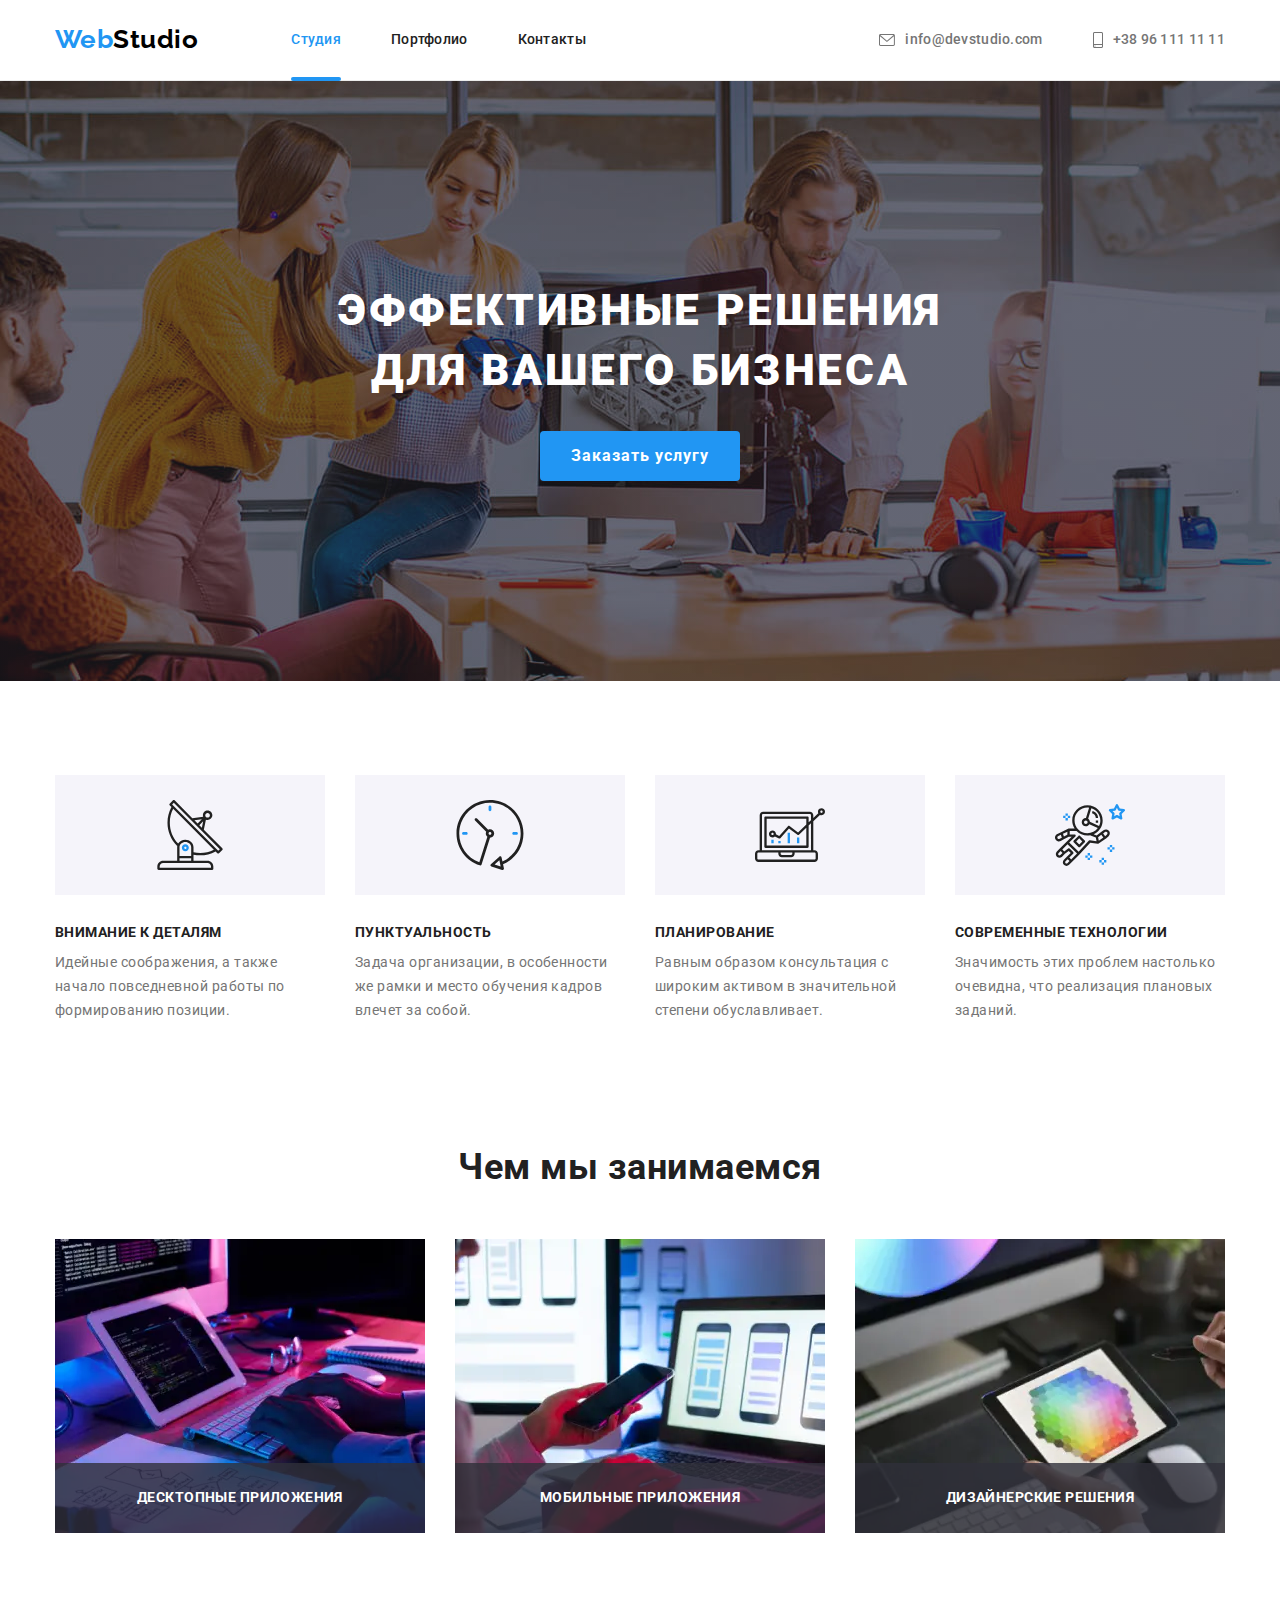
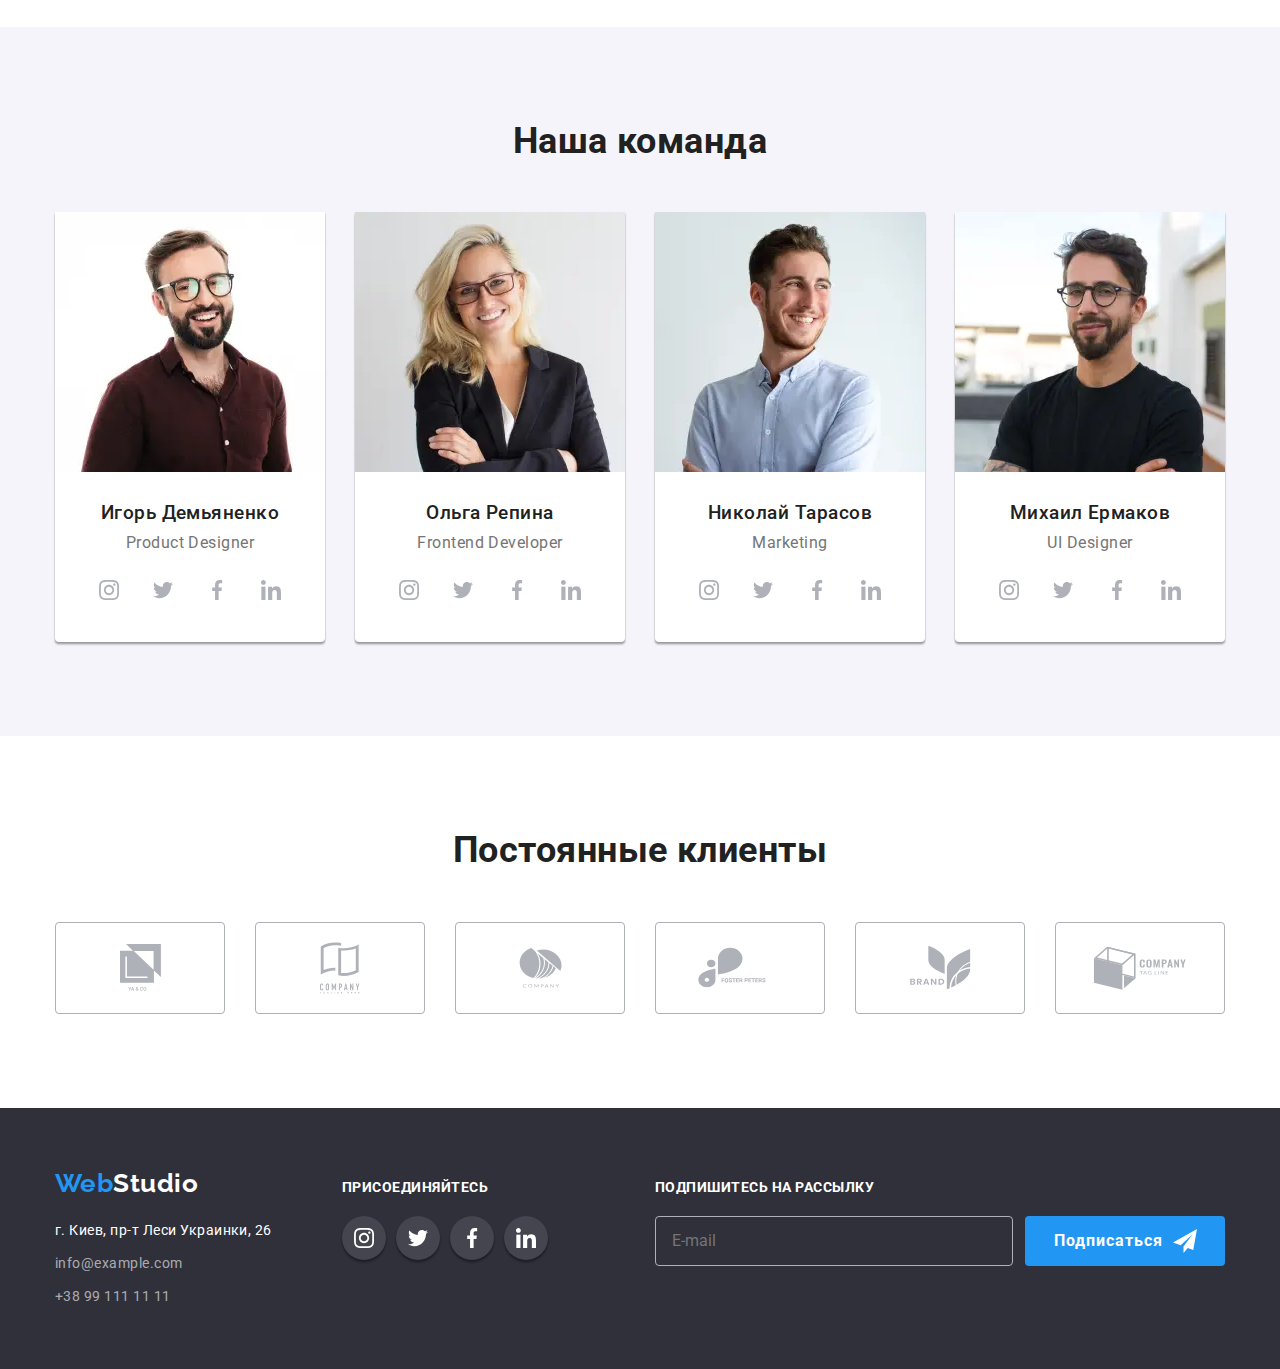
<file: index.html>
<!DOCTYPE html>
<html lang="ru">

<head>
    <meta charset="UTF-8">
    <meta http-equiv="X-UA-Compatible" content="IE=edge">
    <meta name="viewport" content="width=device-width, initial-scale=1.0">
    <title>Студия</title>
    <link rel="stylesheet"
        href="https://cdnjs.cloudflare.com/ajax/libs/modern-normalize/1.1.0/modern-normalize.min.css">
    <link rel="stylesheet" href="./css/main.min.css">
    <link rel="preconnect" href="https://fonts.googleapis.com">
    <link rel="preconnect" href="https://fonts.gstatic.com" crossorigin>
    <link rel="stylesheet"
        href="https://fonts.googleapis.com/css2?family=Raleway:wght@700&family=Roboto:wght@400;500;700;900&display=swap">
</head>

<body>
    <div class="container"></div>
    <!--header-->
    <header class="header">
            <div class="container header-container">
            <a class="logo link" href="./index.html">Web<span class="logo-dark">Studio</span></a>
            <nav class="header-nav">
                <!--nav buttons-->
                <ul class="list header-nav__list">
                    <li class="header-nav__item"><a class="header-nav__link link current" href="./index.html">Студия</a></li>
                    <li class="header-nav__item"><a class="header-nav__link link" href="./portfolio.html">Портфолио</a></li>
                    <li class="header-nav__item"><a class="header-nav__link link" href="">Контакты</a></li>
                </ul>
            </nav>
            

            <!--почта и телефон-->
            <ul class="list header-nav__list header-nav__contacts">
                <li class="header--contacts">
                    <div class="header__contacts-container"><a class="header--contact-link link link__tablet--mail" href="mailto:info@devstudio.com"><svg
                                class="mail-icon" width="16px" height="12px">
                                <use href="./images/sprite.svg#icon-mail"></use>
                            </svg>info@devstudio.com </a> 
                        </div>
                </li>
                <li class="header--contacts">
                    <div class="header__contacts-container">
                        <a class="header--contact-link link link__tablet--tel" href="tel:+38096-111-11-11"><svg class="tel-icon" width="10px"
                                height="16px">
                                <use href="./images/sprite.svg#tel-icon"></use>
                            </svg>+38 96 111
                            11 11</a>
                    </div>
                </li>

            </ul>
            <!-- START mobile menu -->
            <button class="burger-btn" data-menu-open>
                <svg class="burger-btn__icon--menu">
                    <use href="./images/sprite.svg#icon-menu-burger"></use>
                </svg>
            </button>
            <div class="mobile-menu" data-menu>
                
                <nav class="mobile-nav">
                    <ul class="mobile-nav__list list">
                        <li class="mobile-nav__item"><a class="mobile-nav__link link current" href="./index.html">Студия</a></li>
                        <li class="mobile-nav__item"><a class="mobile-nav__link link" href="./portfolio.html">Портфолио</a></li>
                        <li class="mobile-nav__item"><a class="mobile-nav__link link" href="">Контакты</a></li>
                    </ul>
                </nav>
                

                <div class="mobile__social--rack">
                <ul class="mobile-nav__list list">
                    <li class="mobile-nav__contact"><a class="mobile-nav__contact--tel link" href="tel:+38096-111-11-11">+38 96 111
                    11 11</a></li>
                    <li class="mobile-nav__contact"><a class="mobile-nav__contact--mail link" href="mailto:info@devstudio.com">info@devstudio.com</a></li>
                </ul>

                
                <ul class="mobile-nav__social list">
                    <li class="mobile-nav__social--item">
                        <a class="mobile-nav__social--link link" href="" target="_blank">Instagram</a>
                    </li>
                    <li class="mobile-nav__social--item"><a class="mobile-nav__social--link link" href="" target="_blank">Twitter</a></li>
                    <li class="mobile-nav__social--item"><a class="mobile-nav__social--link link" href="" target="_blank">Facebook</a></li>
                    <li class="mobile-nav__social--item"><a class="mobile-nav__social--link link" href="" target="_blank">LinkedIn</a></li>
                </ul>
                </div>
            
            
                <button class="burger-btn--close" data-menu-close>
                    <svg class="burger-btn__icon--close">
                        <use href="./images/sprite.svg#icon-close-burger"></use>
                    </svg>
                </button>
            </div>
            <!-- END mobile button -->
        </div> 
        
    </header>
    <!-- hero-->
    <main>
        <!--главное превью + ссылка для заказа-->
        <section class="main-page">
            <div class="container main-page-container">
                <h1 class="main-page-topic">Эффективные решения для вашего бизнеса</h1>
                <button type="button" class="button-order" data-modal-open>Заказать услугу</button>
            </div>
        </section>
        <!--чем мы занимаемся -->
        
        <section class="our-qualities">
            <div class="container">
                <ul class="list our-qualities-container">
                    <li class="our-qualities-container-item">
                        <div class="icon-qualities">
                            <svg class="our-qualities-container-item-icon" width="70px" height="70px">
                                <use href="./images/sprite.svg#icon-antena"></use>
                            </svg>
                        </div>
                        <h3 class="our-qualities-topic">Внимание к деталям</h3>
                        <p class="our-qualities-description">Идейные соображения, а также начало повседневной работы по
                            формированию позиции.</p>
                    </li>
                    <li class="our-qualities-container-item">
                        <div class="icon-qualities"><svg class="our-qualities-container-item-icon" width="70px"
                                height="70px">
                                <use href="./images/sprite.svg#icon-clock"></use>
                            </svg></div>
                        <h3 class="our-qualities-topic">Пунктуальность</h3>
                        <p class="our-qualities-description">Задача организации, в особенности же рамки и место обучения
                            кадров влечет за собой.</p>
                    </li>
                    <li class="our-qualities-container-item">
                        <div class="icon-qualities"><svg class="our-qualities-container-item-icon" width="70px"
                                height="70px">
                                <use href="./images/sprite.svg#icon-notebook"></use>
                            </svg></div>
                        <h3 class="our-qualities-topic">Планирование</h3>
                        <p class="our-qualities-description">Равным образом консультация с широким активом в
                            значительной
                            степени обуславливает.</p>
                    </li>
                    <li class="our-qualities-container-item">
                        <div class="icon-qualities"><svg class="our-qualities-container-item-icon" width="70px"
                                height="70px">
                                <use href="./images/sprite.svg#icon-astronaut"></use>
                            </svg></div>
                        <h3 class="our-qualities-topic">Современные технологии</h3>
                        <p class="our-qualities-description">Значимость этих проблем настолько очевидна, что реализация
                            плановых заданий.</p>
                    </li>
                </ul>
            </div>
        </section>
        <!-- чем мы занимаемся -->
        
        <section class="what-we-do-pictures">
            <div class="container">
                <h2 class="what-we-do-topic">Чем мы занимаемся</h2>
                <ul class="list what-we-do-topic-list">
                    <li class="what-we-do-topic-img">
                        <div class="what-we-do-wrap">
                            <picture>
                                <source media="(min-width:1200px)" srcset="./images/occ-1-desktop.webp 1x, ./images/occ-1-desktop@2x.webp 2x"
                                    type="image/webp" />
                                <source media="(min-width:1200px)" srcset="./images/occ-1-desktop.jpg 1x, ./images/occ-1-desktop@2x.jpg 2x" />
                                
                            
                            
                                <img class="our-team-img" src="#" alt="writing code">
                            
                            </picture>
                            <!-- <img src="./images/box1.jpg" width="370" height="294"
                                alt="writing code"> -->
                            <p class="what-we-do-image-description">ДЕСКТОПНЫЕ ПРИЛОЖЕНИЯ</p>
                        </div>
                    </li>
                    <li class="what-we-do-topic-img">
                        <div class="what-we-do-wrap">
                            <picture>
                                <source media="(min-width:1200px)" srcset="./images/occ-2-desktop.webp 1x, ./images/occ-2-desktop@2x.webp 2x"
                                    type="image/webp" />
                                <source media="(min-width:1200px)" srcset="./images/occ-2-desktop.jpg 1x, ./images/occ-2-desktop@2x.jpg 2x" />
                            
                            
                            
                                <img class="our-team-img" src="#" alt="laptop smartphones">
                            
                            </picture>
                            <!-- <img src="./images/box2.jpg" width="370" height="294"
                                alt="laptop smartphones"> -->

                            <p class="what-we-do-image-description">МОБИЛЬНЫЕ ПРИЛОЖЕНИЯ</p>
                        </div>
                    </li>
                    <li class="what-we-do-topic-img">
                        <div class="what-we-do-wrap">
                            <picture>
                                <source media="(min-width:1200px)" srcset="./images/occ-3-desktop.webp 1x, ./images/occ-3-desktop@2x.webp 2x"
                                    type="image/webp" />
                                <source media="(min-width:1200px)" srcset="./images/occ-3-desktop.jpg 1x, ./images/occ-3-desktop@2x.jpg 2x" />
                            
                            
                            
                                <img class="our-team-img" src="#" alt="color chart">
                            
                            </picture>
                            <!-- <img src="./images/box3.jpg" width="370" height="294"
                                alt="color chart"> -->

                            <p class="what-we-do-image-description">ДИЗАЙНЕРСКИЕ РЕШЕНИЯ</p>
                        </div>
                    </li>
                </ul>
            </div>
        </section>
        <!-- наша команда -->
        <section class="our-team">
            <div class="container">
                <h2 class="our-team-topic">Наша команда</h2>
                <ul class="list our-team-topic-list">
                    <li class="our-team-topic-item">
                        <picture>
<source media="(min-width:1200px)" srcset="./images/team-1-desktop.webp 1x, ./images/team-1-desktop@2x.webp 2x" type="image/webp" />
<source media="(min-width:1200px)" srcset="./images/team-1-desktop.jpg 1x, ./images/team-1-desktop@2x.jpg 2x" />
<source media="(min-width:768px)" srcset="./images/team-1-tablet.webp 1x, ./images/team-1-tablet@2x.webp 2x"
    type="image/webp" />
<source media="(min-width:768px)" srcset="./images/team-1-tablet.jpg 1x, ./images/team-1-tablet@2x.jpg 2x" />
<source media="(min-width:20px)" srcset="./images/team-1.webp 1x, ./images/team-1@2x.webp 2x"
    type="image/webp" />
<source media="(min-width:20px)" srcset="./images/team-1.jpg 1x, ./images/team-1@2x.jpg 2x" />


<img class="our-team-img" src="#" alt="product designer">

                        </picture>
                        <!-- <img src="./images/productdesigner.jpg" 
                            alt="product designer"> -->
                        <div class="team-topic-description">
                            <h3 class="our-team-person">Игорь Демьяненко</h3>
                            <p class="our-team-position" lang="en">Product Designer</p>
                            <ul class="our-team-social list social-list">
                                <li class="social-item"> <a class="social-link" href="" target="_blank">
                                        <svg class="social-icon" width="20px" height="20px">
                                            <use href="./images/sprite.svg#icon-instagram"></use>
                                        </svg>
                                    </a></li>
                                <li class="social-item"> <a class="social-link" href="" target="_blank">
                                        <svg class="social-icon" width="20px" height="20px">
                                            <use href="./images/sprite.svg#icon-twitter"></use>
                                        </svg>
                                    </a></li>
                                <li class="social-item"> <a class="social-link" href="" target="_blank">
                                        <svg class="social-icon" width="20px" height="20px">
                                            <use href="./images/sprite.svg#icon-facebook"></use>
                                        </svg>
                                    </a></li>
                                <li class="social-item"> <a class="social-link" href="" target="_blank">
                                        <svg class="social-icon" width="20px" height="20px">
                                            <use href="./images/sprite.svg#icon-linkedin"></use>
                                        </svg>
                                    </a></li>

                            </ul>

                        </div>
                    </li>
                    <li class="our-team-topic-item">
                        <picture>
                            <source media="(min-width:1200px)" srcset="./images/team-2-desktop.webp 1x, ./images/team-2-desktop@2x.webp 2x"
                                type="image/webp" />
                            <source media="(min-width:1200px)" srcset="./images/team-2-desktop.jpg 1x, ./images/team-2-desktop@2x.jpg 2x" />
                            <source media="(min-width:768px)" srcset="./images/team-2-tablet.webp 1x, ./images/team-2-tablet@2x.webp 2x"
                                type="image/webp" />
                            <source media="(min-width:768px)" srcset="./images/team-2-tablet.jpg 1x, ./images/team-2-tablet@2x.jpg 2x" />
                            <source media="(min-width:20px)" srcset="./images/team-2.webp 1x, ./images/team-2@2x.webp 2x" type="image/webp" />
                            <source media="(min-width:20px)" srcset="./images/team-2.jpg 1x, ./images/team-2@2x.jpg 2x" />
                        
                        
                            <img class="our-team-img" src="#" alt="frontend developer">
                        
                        </picture>
                        <!-- <img src="./images/frontenddeveloper.jpg" 
                            alt="frontend developer"> -->
                        <div class="team-topic-description">
                            <h3 class="our-team-person">Ольга Репина</h3>
                            <p class="our-team-position" lang="en">Frontend Developer</p>
                            <ul class="our-team-social list social-list">
                                <li class="social-item"> <a class="social-link" href="" target="_blank">
                                        <svg class="social-icon" width="20px" height="20px">
                                            <use href="./images/sprite.svg#icon-instagram"></use>
                                        </svg>
                                    </a></li>
                                <li class="social-item"> <a class="social-link" href="" target="_blank">
                                        <svg class="social-icon" width="20px" height="20px">
                                            <use href="./images/sprite.svg#icon-twitter"></use>
                                        </svg>
                                    </a></li>
                                <li class="social-item"> <a class="social-link" href="" target="_blank">
                                        <svg class="social-icon" width="20px" height="20px">
                                            <use href="./images/sprite.svg#icon-facebook"></use>
                                        </svg>
                                    </a></li>
                                <li class="social-item"> <a class="social-link" href="" target="_blank">
                                        <svg class="social-icon" width="20px" height="20px">
                                            <use href="./images/sprite.svg#icon-linkedin"></use>
                                        </svg>
                                    </a></li>

                            </ul>
                        </div>
                    </li>
                    <li class="our-team-topic-item"><picture>
                        <source media="(min-width:1200px)" srcset="./images/team-3-desktop.webp 1x, ./images/team-3-desktop@2x.webp 2x"
                            type="image/webp" />
                        <source media="(min-width:1200px)" srcset="./images/team-3-desktop.jpg 1x, ./images/team-3-desktop@2x.jpg 2x" />
                        <source media="(min-width:768px)" srcset="./images/team-3-tablet.webp 1x, ./images/team-3-tablet@2x.webp 2x"
                            type="image/webp" />
                        <source media="(min-width:768px)" srcset="./images/team-3-tablet.jpg 1x, ./images/team-3-tablet@2x.jpg 2x" />
                        <source media="(min-width:20px)" srcset="./images/team-3.webp 1x, ./images/team-3@2x.webp 2x" type="image/webp" />
                        <source media="(min-width:20px)" srcset="./images/team-3.jpg 1x, ./images/team-3@2x.jpg 2x" />
                    
                    
                        <img class="our-team-img" src="#" alt="marketing">
                    
                    </picture>
                        <!-- <img src="./images/marketing.jpg" 
                            alt="marketing"> -->
                        <div class="team-topic-description">
                            <h3 class="our-team-person">Николай Тарасов</h3>
                            <p class="our-team-position" lang="en">Marketing</p>
                            <ul class="our-team-social list social-list">
                                <li class="social-item"> <a class="social-link" href="" target="_blank">
                                        <svg class="social-icon" width="20px" height="20px">
                                            <use href="./images/sprite.svg#icon-instagram"></use>
                                        </svg>
                                    </a></li>
                                <li class="social-item"> <a class="social-link" href="" target="_blank">
                                        <svg class="social-icon" width="20px" height="20px">
                                            <use href="./images/sprite.svg#icon-twitter"></use>
                                        </svg>
                                    </a></li>
                                <li class="social-item"> <a class="social-link" href="" target="_blank">
                                        <svg class="social-icon" width="20px" height="20px">
                                            <use href="./images/sprite.svg#icon-facebook"></use>
                                        </svg>
                                    </a></li>
                                <li class="social-item"> <a class="social-link" href="" target="_blank">
                                        <svg class="social-icon" width="20px" height="20px">
                                            <use href="./images/sprite.svg#icon-linkedin"></use>
                                        </svg>
                                    </a></li>

                            </ul>
                        </div>
                    </li>
                    <li class="our-team-topic-item"><picture>
                        <source media="(min-width:1200px)" srcset="./images/team-4-desktop.webp 1x, ./images/team-4-desktop@2x.webp 2x"
                            type="image/webp" />
                        <source media="(min-width:1200px)" srcset="./images/team-4-desktop.jpg 1x, ./images/team-4-desktop@2x.jpg 2x" />
                        <source media="(min-width:768px)" srcset="./images/team-4-tablet.webp 1x, ./images/team-4-tablet@2x.webp 2x"
                            type="image/webp" />
                        <source media="(min-width:768px)" srcset="./images/team-4-tablet.jpg 1x, ./images/team-4-tablet@2x.jpg 2x" />
                        <source media="(min-width:20px)" srcset="./images/team-4.webp 1x, ./images/team-4@2x.webp 2x" type="image/webp" />
                        <source media="(min-width:20px)" srcset="./images/team-4.jpg 1x, ./images/team-4@2x.jpg 2x" />
                    
                    
                        <img class="our-team-img" src="#" alt="ui designer">
                    
                    </picture>
                        <!-- <img src="./images/uidesigner.jpg" 
                            alt="ui designer"> -->
                        <div class="team-topic-description">
                            <h3 class="our-team-person">Михаил Ермаков</h3>
                            <p class="our-team-position" lang="en">UI Designer</p>
                            <ul class="our-team-social list social-list">
                                <li class="social-item"> <a class="social-link" href="" target="_blank">
                                        <svg class="social-icon" width="20px" height="20px">
                                            <use href="./images/sprite.svg#icon-instagram"></use>
                                        </svg>
                                    </a></li>
                                <li class="social-item"> <a class="social-link" href="" target="_blank">
                                        <svg class="social-icon" width="20px" height="20px">
                                            <use href="./images/sprite.svg#icon-twitter"></use>
                                        </svg>
                                    </a></li>
                                <li class="social-item"> <a class="social-link" href="" target="_blank">
                                        <svg class="social-icon" width="20px" height="20px">
                                            <use href="./images/sprite.svg#icon-facebook"></use>
                                        </svg>
                                    </a></li>
                                <li class="social-item"> <a class="social-link" href="" target="_blank">
                                        <svg class="social-icon" width="20px" height="20px">
                                            <use href="./images/sprite.svg#icon-linkedin"></use>
                                        </svg>
                                    </a></li>

                            </ul>
                        </div>
                    </li>
                </ul>
            </div>
        </section>
        <!-- НАШИ КЛИЕНТЫ -->
        <section class="regular-customers">
        <div class="container">
            
            
                <h2 class="regular-customers-topic">Постоянные клиенты</h2>

                <ul class="regular-customers-list list">
                    <li class="regular-customers-item customers-back"><a class="customers-link" href="" target="_blank">
                            <svg class="customers-icon" width="41px" height="47px">
                                <use href="./images/sprite.svg#icon-company1"></use>
                            </svg>
                        </a></li>
                    <li class="regular-customers-item customers-back"><a class="customers-link" href="" target="_blank">
                            <svg class="customers-icon" width="40px" height="52px">
                                <use href="./images/sprite.svg#icon-company2"></use>
                            </svg>
                        </a></li>
                    <li class="regular-customers-item customers-back"><a class="customers-link" href="" target="_blank">
                            <svg class="customers-icon" width="43px" height="41px">
                                <use href="./images/sprite.svg#icon-company3"></use>
                            </svg>
                        </a></li>
                    <li class="regular-customers-item customers-back"><a class="customers-link" href="" target="_blank">
                            <svg class="customers-icon" width="84px" height="41px">
                                <use href="./images/sprite.svg#icon-company4"></use>
                            </svg>
                        </a></li>
                    <li class="regular-customers-item customers-back"><a class="customers-link" href="" target="_blank">
                            <svg class="customers-icon" width="63px" height="45px">
                                <use href="./images/sprite.svg#icon-company5"></use>
                            </svg>
                        </a></li>
                    <li class="regular-customers-item customers-back"><a class="customers-link" href="" target="_blank">
                            <svg class="customers-icon" width="94px" height="44px">
                                <use href="./images/sprite.svg#icon-company6"></use>
                            </svg>
                        </a></li>
                </ul>
            
        </div></section>
    </main>
    <!--футер сайта-->
    <footer class="footer">
        <div class="container container-footer">
            <div class="footer-left">
                <a class="logo-footer link footer-logo-link" href="./index.html">Web<span
                        class="logo-light">Studio</span></a>
                <address class="address">
                    <p class="map-address">г. Киев, пр-т Леси Украинки, 26</p>
                    <ul class="list">
                        <li class="map-address-list-item"><a class="address-contact link"
                                href="mailto:info@example.com">info@example.com</a></li>
                        <li class="map-address-list-item"><a class="address-contact link"
                                href="tel:+38099-111-11-11">+38 99
                                111 11 11</a></li>
                    </ul>
                </address>
            </div>
            <div class="footer-right">
                <p class="footer-links">присоединяйтесь</p>
                <ul class="list footer-social">
                    <li class="social-item"> <a class="social-link-dark" href="" target="_blank">
                            <svg class="social-icon-dark" width="20px" height="20px">
                                <use href="./images/sprite.svg#icon-instagram"></use>
                            </svg>
                        </a></li>
                    <li class="social-item"> <a class="social-link-dark social-link-dark" href="" target="_blank">
                            <svg class="social-icon-dark" width="20px" height="20px">
                                <use href="./images/sprite.svg#icon-twitter"></use>
                            </svg>
                        </a></li>
                    <li class="social-item"> <a class="social-link-dark" href="" target="_blank">
                            <svg class="social-icon-dark" width="20px" height="20px">
                                <use href="./images/sprite.svg#icon-facebook"></use>
                            </svg>
                        </a></li>
                    <li class="social-item"> <a class="social-link-dark" href="" target="_blank">
                            <svg class="social-icon-dark" width="20px" height="20px">
                                <use href="./images/sprite.svg#icon-linkedin"></use>
                            </svg>
                        </a></li>
                </ul>

            </div>
            <form class="subscribe-form">
                <p class="subscribe">подпишитесь на рассылку</p>
            <div class="footer-right-submit">
                
                
<label class="form-field-subscribe">
    <input type="email" class="subscribe-form-input" name="user-mail" placeholder="E-mail" required/>
</label><button class="btn-subscribe" type="submit">Подписаться<svg class="subcsribe-send" width="24px" height="24px">
    <use href="./images/sprite.svg#icon-icon-send"></use>
</svg></button></div>
                </form>
                
            
        </div>
    </footer>
    <!-- Модальное окно заказа -->
    <div class="backdrop is-hidden" data-modal>
        <div class="modal">
            <button type="button" class="modal-btn" data-modal-close>
                <svg class="modal-close-icon" width="18px" height="18px">
                    <use href="./images/sprite.svg#icon-close-black"></use>
                </svg>
            </button>
            <form class="form">
                <div class="form-field">
                                <p class="modal-form-head">Оставьте свои данные, мы вам перезвоним</p>
<label class="modal-form-field">Имя
    <span class="form-wrap-field">
<input type="text" class="modal-form-input" name="user-name" minlength="2" pattern="[a-zA-Zа-яёА-ЯЁ]+" title="Имя должно содержать буквы кирилицы или латиницы минимально 2" required/>
<svg class="modal-form-icon" width="18px" height="18px">
    <use href="./images/sprite.svg#icon-person-modal"></use>
</svg></span>

</label>

<label class="modal-form-field">Телефон
    <span class="form-wrap-field">
<input type="tel" class="modal-form-input" name="user-tel" pattern="[0-9]{3}-[0-9]{3}-[0-9]{2}-[0-9]{2}" title="Пример 069-069-69-69" required/>
<svg class="modal-form-icon" width="18px" height="18px">
    <use href="./images/sprite.svg#icon-phone-modal"></use>
</svg></span>
</label>

<label class="modal-form-field">Почта
    <span class="form-wrap-field">
<input type="email" class="modal-form-input" name="user-mail" required/>
<svg class="modal-form-icon" width="18px" height="18px">
    <use href="./images/sprite.svg#icon-email-modal"></use>
</svg></span>
</label>

<label class="modal-form-field form-field-comment">Комментарий
    <textarea class="modal-form-message" name="user-message" placeholder="Введите текст"></textarea>
    
    </label>

    <input class="modal-form-checkbox visually-hidden" id="accept-policy" type="checkbox" name="agree" value="offer"/>
    <label for="accept-policy" class="modal-form-field modal-form-checkbox-label">Соглашаюсь с рассылкой и принимаю&nbsp;<a href="https://store.steampowered.com/subscriber_agreement/russian/" class="link link-modal"
    target="_blank">Условия договора</a></label>

<button class="btn-modal-submit" type="submit">Отправить</button>
</div>


            </form>
        </div>
    </div>
    <script src="./js/studio.js"></script>
</body>
</html>
</file>
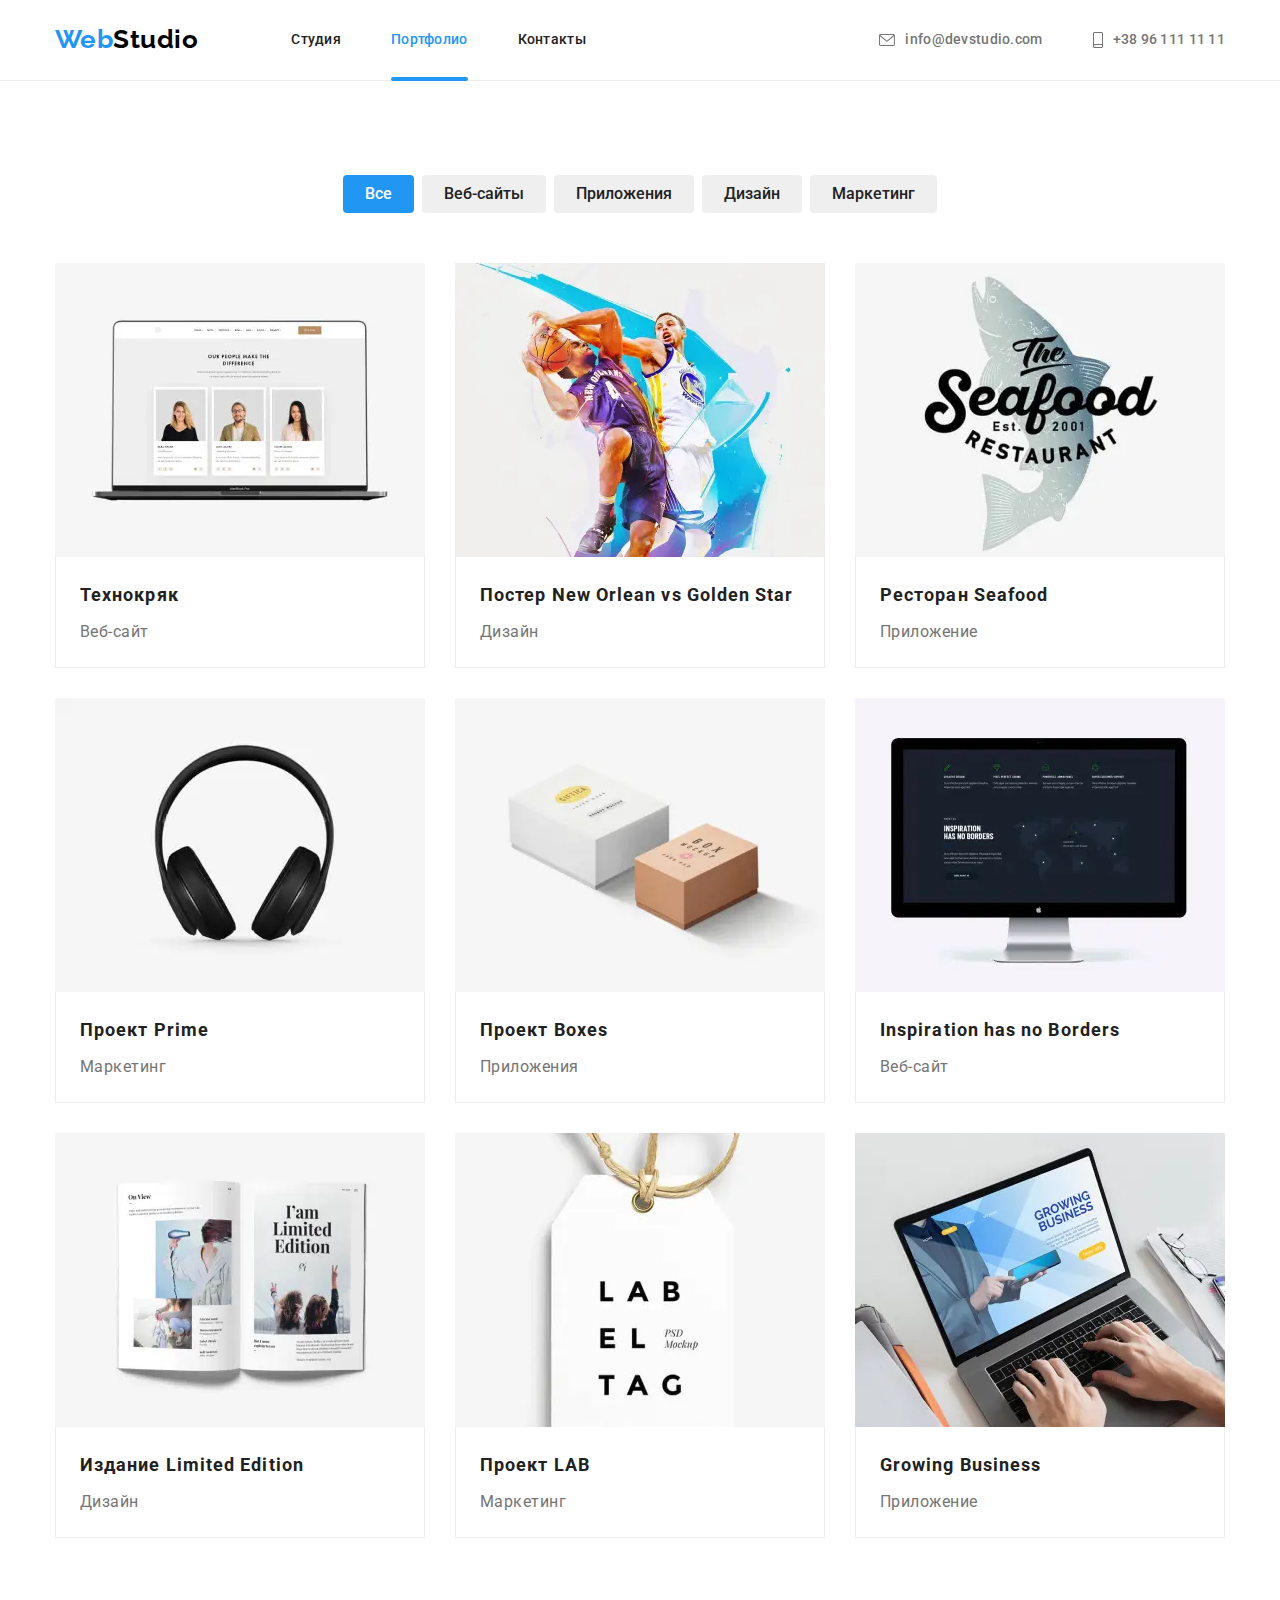
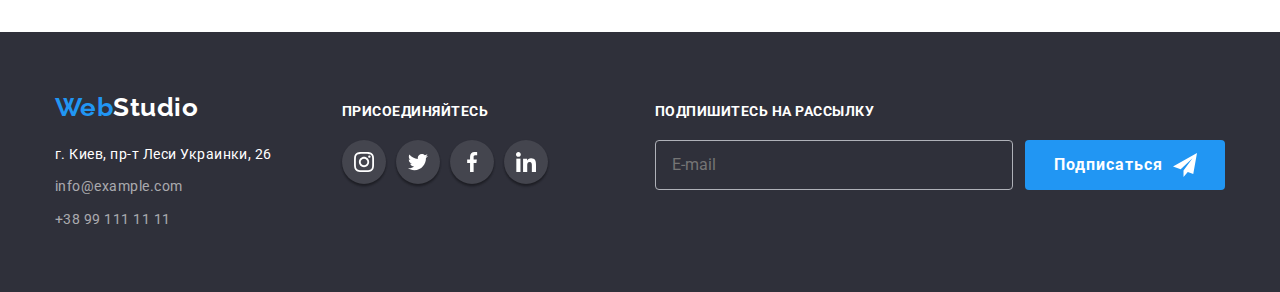
<file: portfolio.html>
<!DOCTYPE html>
<html lang="ru">

<head>
    <meta charset="UTF-8">
    <meta http-equiv="X-UA-Compatible" content="IE=edge">
    <meta name="viewport" content="width=device-width, initial-scale=1.0">
    <title>Портфолио</title>
    <link rel="stylesheet"
        href="https://cdnjs.cloudflare.com/ajax/libs/modern-normalize/1.1.0/modern-normalize.min.css">
    <link rel="stylesheet" href="./css/main.min.css">
    <link rel="preconnect" href="https://fonts.googleapis.com">
    <link rel="preconnect" href="https://fonts.gstatic.com" crossorigin>
    <link
        href="https://fonts.googleapis.com/css2?family=Raleway:wght@700&family=Roboto:wght@400;500;700;900&display=swap"
        rel="stylesheet">
</head>

<body>
    <!--Шапка сайта-->
    <header class="header">
        <div class="container header-container">
            <a class="logo link" href="./index.html">Web<span class="logo-dark">Studio</span></a>
            <nav class="header-nav">
                <!--nav buttons-->
                <ul class="list header-nav__list">
                    <li class="header-nav__item"><a class="header-nav__link link" href="./index.html">Студия</a>
                    </li>
                    <li class="header-nav__item"><a class="header-nav__link link current" href="./portfolio.html">Портфолио</a></li>
                    <li class="header-nav__item"><a class="header-nav__link link" href="">Контакты</a></li>
                </ul>
            </nav>
    
    
            <!--почта и телефон-->
            <ul class="list header-nav__list header-nav__contacts">
                <li class="header--contacts">
                    <div class="header__contacts-container"><a class="header--contact-link link link__tablet--mail"
                            href="mailto:info@devstudio.com"><svg class="mail-icon" width="16px" height="12px">
                                <use href="./images/sprite.svg#icon-mail"></use>
                            </svg>info@devstudio.com </a>
                    </div>
                </li>
                <li class="header--contacts">
                    <div class="header__contacts-container">
                        <a class="header--contact-link link link__tablet--tel" href="tel:+38096-111-11-11"><svg
                                class="tel-icon" width="10px" height="16px">
                                <use href="./images/sprite.svg#tel-icon"></use>
                            </svg>+38 96 111
                            11 11</a>
                    </div>
                </li>
    
            </ul>
            <!-- START mobile menu -->
            <button class="burger-btn" data-menu-open>
                <svg class="burger-btn__icon--menu">
                    <use href="./images/sprite.svg#icon-menu-burger"></use>
                </svg>
            </button>
            <div class="mobile-menu" data-menu>
    
                <nav class="mobile-nav">
                    <ul class="mobile-nav__list list">
                        <li class="mobile-nav__item"><a class="mobile-nav__link link" href="./index.html">Студия</a>
                        </li>
                        <li class="mobile-nav__item"><a class="mobile-nav__link link current" href="./portfolio.html">Портфолио</a>
                        </li>
                        <li class="mobile-nav__item"><a class="mobile-nav__link link" href="">Контакты</a></li>
                    </ul>
                </nav>
    
    
                <div class="mobile__social--rack">
                    <ul class="mobile-nav__list list">
                        <li class="mobile-nav__contact"><a class="mobile-nav__contact--tel link"
                                href="tel:+38096-111-11-11">+38 96 111
                                11 11</a></li>
                        <li class="mobile-nav__contact"><a class="mobile-nav__contact--mail link"
                                href="mailto:info@devstudio.com">info@devstudio.com</a></li>
                    </ul>
    
    
                    <ul class="mobile-nav__social list">
                        <li class="mobile-nav__social--item">
                            <a class="mobile-nav__social--link link" href="" target="_blank">Instagram</a>
                        </li>
                        <li class="mobile-nav__social--item"><a class="mobile-nav__social--link link" href=""
                                target="_blank">Twitter</a></li>
                        <li class="mobile-nav__social--item"><a class="mobile-nav__social--link link" href=""
                                target="_blank">Facebook</a></li>
                        <li class="mobile-nav__social--item"><a class="mobile-nav__social--link link" href=""
                                target="_blank">LinkedIn</a></li>
                    </ul>
                </div>
    
    
                <button class="burger-btn--close" data-menu-close>
                    <svg class="burger-btn__icon--close">
                        <use href="./images/sprite.svg#icon-close-burger"></use>
                    </svg>
                </button>
            </div>
            <!-- END mobile button -->
        </div>
    
    </header>
    <!-- основной контентр -->
    <main>
        <!-- фильтры портфолио -->
                        <section class="portfolio-main-content">
                            <div class="container btn-container">
                <h1 class="visually-hidden">Скрытый заголовок</h1>
                <ul class="list btn-container-list">
                    <li class="btn-container-item"><button class="btn active-btn" type="button">Все</button></li>
                    <li class="btn-container-item"><button class="btn" type="button">Веб-сайты</button></li>
                    <li class="btn-container-item"><button class="btn" type="button">Приложения</button></li>
                    <li class="btn-container-item"><button class="btn" type="button">Дизайн</button></li>
                    <li class="btn-container-item"><button class="btn" type="button">Маркетинг</button></li>
                </ul>
                <ul class="list container-list-filter">
                    <li class="container-list-filter-item">
                        <a href="#" class="container-list-filter-link"><div class="filter-list-wrap">
                            
                            <picture>
                                <source media="(min-width:1200px)" srcset="./images/works-1-desktop.webp 1x, ./images/works-1-desktop@2x.webp 2x" type="image/webp" />
                                <source media="(min-width:1200px)" srcset="./images/works-1-desktop.jpg 1x, ./images/works-1-desktop@2x.jpg 2x" />
                                <source media="(min-width:768px)" srcset="./images/works-1-tablet.webp 1x, ./images/works-1-tablet@2x.webp 2x"
                                    type="image/webp" />
                                <source media="(min-width:768px)" srcset="./images/works-1-tablet.jpg 1x, ./images/works-1-tablet@2x.jpg 2x" />
                                <source media="(min-width:20px)" srcset="./images/works-1.webp 1x, ./images/works-1@2x.webp 2x" type="image/webp" />
                                <source media="(min-width:20px)" srcset="./images/works-1.jpg 1x, ./images/works-1@2x.jpg 2x" />
                            
                            
                                <img class="our-team-img" src="#" alt="Технокряк">
                            
                            </picture>
                            <!-- <img src="./images/tehnokryak.jpg"  alt="Технокряк"> -->
                            
                                
                                <p class="portfolio-image-description">Технокряк это современная площадка
                                    распространения коронавируса. Компании
                                    используют эту платформу для цифрового
                                    шпионажа и атак на защищённые сервера конкурентов.</p>
                        </div>
                        <div class="container-list-filter-item-description">
                            <h3 class="portfolio-content">Технокряк</h3>
                            <p class="portfolio-content-description">Веб-сайт</p>
                        </div>
                        </a>
                    </li>
                    <li class="container-list-filter-item">
                        <a href="#" class="container-list-filter-link"><div class="filter-list-wrap">
                            <picture>
                                <source media="(min-width:1200px)" srcset="./images/works-2-desktop.webp 1x, ./images/works-2-desktop@2x.webp 2x"
                                    type="image/webp" />
                                <source media="(min-width:1200px)" srcset="./images/works-2-desktop.jpg 1x, ./images/works-2-desktop@2x.jpg 2x" />
                                <source media="(min-width:768px)" srcset="./images/works-2-tablet.webp 1x, ./images/works-2-tablet@2x.webp 2x"
                                    type="image/webp" />
                                <source media="(min-width:768px)" srcset="./images/works-2-tablet.jpg 1x, ./images/works-2-tablet@2x.jpg 2x" />
                                <source media="(min-width:20px)" srcset="./images/works-2.webp 1x, ./images/works-2@2x.webp 2x" type="image/webp" />
                                <source media="(min-width:20px)" srcset="./images/works-2.jpg 1x, ./images/works-2@2x.jpg 2x" />
                            
                            
                                <img class="our-team-img" src="#" alt="Постер New Orlean vs Golden Star">
                            
                            </picture>
                            <!-- <img
                                    src="./images/neworlean.jpg" 
                                    alt="Постер New Orlean vs Golden Star"> -->
                                <p class="portfolio-image-description">Lorem ipsum dolor sit amet consectetur
                                    adipisicing elit. Magni laboriosam excepturi incidunt voluptatum maiores labore
                                    molestias tempore, quia doloremque exercitationem?</p>
                        </div>
                        <div class="container-list-filter-item-description">
                            <h3 class="portfolio-content">Постер <span lang="en">New Orlean vs Golden Star</span>
                            </h3>
                            <p class="portfolio-content-description">Дизайн</p>
                        </div></a>
                    </li>
                    <li class="container-list-filter-item"><a href="#" class="container-list-filter-link">
                        <div class="filter-list-wrap">
                            <picture>
                                <source media="(min-width:1200px)" srcset="./images/works-3-desktop.webp 1x, ./images/works-3-desktop@2x.webp 2x"
                                    type="image/webp" />
                                <source media="(min-width:1200px)" srcset="./images/works-3-desktop.jpg 1x, ./images/works-3-desktop@2x.jpg 2x" />
                                <source media="(min-width:768px)" srcset="./images/works-3-tablet.webp 1x, ./images/works-3-tablet@2x.webp 2x"
                                    type="image/webp" />
                                <source media="(min-width:768px)" srcset="./images/works-3-tablet.jpg 1x, ./images/works-3-tablet@2x.jpg 2x" />
                                <source media="(min-width:20px)" srcset="./images/works-3.webp 1x, ./images/works-3@2x.webp 2x" type="image/webp" />
                                <source media="(min-width:20px)" srcset="./images/works-3.jpg 1x, ./images/works-3@2x.jpg 2x" />
                            
                            
                                <img class="our-team-img" src="#" alt="Ресторан">
                            
                            </picture>
                            <!-- <img
                                    src="./images/seafood.jpg" alt="Ресторан"> -->
                                <p class="portfolio-image-description">Lorem ipsum dolor sit amet consectetur
                                    adipisicing elit. Magni laboriosam
                                    excepturi incidunt voluptatum maiores labore molestias tempore, quia doloremque
                                    exercitationem?</p>
                        </div>
                        <div class="container-list-filter-item-description">
                            <h3 class="portfolio-content">Ресторан <span lang="en">Seafood</span></h3>
                            <p class="portfolio-content-description">Приложение</p>
                        </div></a>
                    </li>
                    <li class="container-list-filter-item">
                        <a href="#" class="container-list-filter-link"><div class="filter-list-wrap">
                            <picture>
                                <source media="(min-width:1200px)" srcset="./images/works-4-desktop.webp 1x, ./images/works-4-desktop@2x.webp 2x"
                                    type="image/webp" />
                                <source media="(min-width:1200px)" srcset="./images/works-4-desktop.jpg 1x, ./images/works-4-desktop@2x.jpg 2x" />
                                <source media="(min-width:768px)" srcset="./images/works-4-tablet.webp 1x, ./images/works-4-tablet@2x.webp 2x"
                                    type="image/webp" />
                                <source media="(min-width:768px)" srcset="./images/works-4-tablet.jpg 1x, ./images/works-4-tablet@2x.jpg 2x" />
                                <source media="(min-width:20px)" srcset="./images/works-4.webp 1x, ./images/works-4@2x.webp 2x" type="image/webp" />
                                <source media="(min-width:20px)" srcset="./images/works-4.jpg 1x, ./images/works-4@2x.jpg 2x" />
                            
                            
                                <img class="our-team-img" src="#" alt="Проект Prime">
                            
                            </picture>
                            <!-- <img
                                    src="./images/prime.jpg" alt="Проект Prime"> -->
                                <p class="portfolio-image-description">Lorem ipsum dolor sit amet consectetur
                                    adipisicing elit. Magni laboriosam
                                    excepturi incidunt voluptatum maiores labore molestias tempore, quia doloremque
                                    exercitationem?</p>
                        </div>
                        <div class="container-list-filter-item-description">
                            <h3 class="portfolio-content">Проект <span lang="en">Prime</span></h3>
                            <p class="portfolio-content-description">Маркетинг</p>
                        </div></a>
                    </li>
                    <li class="container-list-filter-item">
                        <a href="#" class="container-list-filter-link"><div class="filter-list-wrap">
                            <picture>
                                <source media="(min-width:1200px)" srcset="./images/works-5-desktop.webp 1x, ./images/works-5-desktop@2x.webp 2x"
                                    type="image/webp" />
                                <source media="(min-width:1200px)" srcset="./images/works-5-desktop.jpg 1x, ./images/works-5-desktop@2x.jpg 2x" />
                                <source media="(min-width:768px)" srcset="./images/works-5-tablet.webp 1x, ./images/works-5-tablet@2x.webp 2x"
                                    type="image/webp" />
                                <source media="(min-width:768px)" srcset="./images/works-5-tablet.jpg 1x, ./images/works-5-tablet@2x.jpg 2x" />
                                <source media="(min-width:20px)" srcset="./images/works-5.webp 1x, ./images/works-5@2x.webp 2x" type="image/webp" />
                                <source media="(min-width:20px)" srcset="./images/works-5.jpg 1x, ./images/works-5@2x.jpg 2x" />
                            
                            
                                <img class="our-team-img" src="#" alt="Проект Boxes">
                            
                            </picture>
                            <!-- <img
                                    src="./images/boxes.jpg" alt="Проект Boxes"> -->
                                <p class="portfolio-image-description">Lorem ipsum dolor sit amet consectetur
                                    adipisicing elit. Magni laboriosam
                                    excepturi incidunt voluptatum maiores labore molestias tempore, quia doloremque
                                    exercitationem?</p>
                        </div>
                        <div class="container-list-filter-item-description">
                            <h3 class="portfolio-content">Проект <span lang="en">Boxes</span></h3>
                            <p class="portfolio-content-description">Приложения</p>
                        </div></a>
                    </li>
                    <li class="container-list-filter-item">
                        <a href="#" class="container-list-filter-link"><div class="filter-list-wrap">
                            <picture>
                                <source media="(min-width:1200px)" srcset="./images/works-6-desktop.webp 1x, ./images/works-6-desktop@2x.webp 2x"
                                    type="image/webp" />
                                <source media="(min-width:1200px)" srcset="./images/works-6-desktop.jpg 1x, ./images/works-6-desktop@2x.jpg 2x" />
                                <source media="(min-width:768px)" srcset="./images/works-6-tablet.webp 1x, ./images/works-6-tablet@2x.webp 2x"
                                    type="image/webp" />
                                <source media="(min-width:768px)" srcset="./images/works-6-tablet.jpg 1x, ./images/works-6-tablet@2x.jpg 2x" />
                                <source media="(min-width:20px)" srcset="./images/works-6.webp 1x, ./images/works-6@2x.webp 2x" type="image/webp" />
                                <source media="(min-width:20px)" srcset="./images/works-6.jpg 1x, ./images/works-6@2x.jpg 2x" />
                            
                            
                                <img class="our-team-img" src="#" alt="Inspiration has no Borders">
                            
                            </picture>
                            <!-- <img
                                    src="./images/inspirationpc.jpg" 
                                    alt="Inspiration has no Borders"> -->
                                <p class="portfolio-image-description">Lorem ipsum dolor sit amet consectetur
                                    adipisicing elit. Magni laboriosam
                                    excepturi incidunt voluptatum maiores labore molestias tempore, quia doloremque
                                    exercitationem?</p>
                        </div>
                        <div class="container-list-filter-item-description">
                            <h3 class="portfolio-content" lang="en">Inspiration has no Borders</h3>
                            <p class="portfolio-content-description">Веб-сайт</p>
                        </div></a>
                    </li>
                    <li class="container-list-filter-item">
                        <a href="#" class="container-list-filter-link"><div class="filter-list-wrap">
                            <picture>
                                <source media="(min-width:1200px)" srcset="./images/works-7-desktop.webp 1x, ./images/works-7-desktop@2x.webp 2x"
                                    type="image/webp" />
                                <source media="(min-width:1200px)" srcset="./images/works-7-desktop.jpg 1x, ./images/works-7-desktop@2x.jpg 2x" />
                                <source media="(min-width:768px)" srcset="./images/works-7-tablet.webp 1x, ./images/works-7-tablet@2x.webp 2x"
                                    type="image/webp" />
                                <source media="(min-width:768px)" srcset="./images/works-7-tablet.jpg 1x, ./images/works-7-tablet@2x.jpg 2x" />
                                <source media="(min-width:20px)" srcset="./images/works-7.webp 1x, ./images/works-7@2x.webp 2x" type="image/webp" />
                                <source media="(min-width:20px)" srcset="./images/works-7.jpg 1x, ./images/works-7@2x.jpg 2x" />
                            
                            
                                <img class="our-team-img" src="#" alt="Издание Limited Edition">
                            
                            </picture>
                            <!-- <img
                                    src="./images/limitededition.jpg" 
                                    alt="Издание Limited Edition"> -->
                                <p class="portfolio-image-description">Lorem ipsum dolor sit amet consectetur
                                    adipisicing elit. Magni laboriosam
                                    excepturi incidunt voluptatum maiores labore molestias tempore, quia doloremque
                                    exercitationem?</p>
                        </div>
                        <div class="container-list-filter-item-description">
                            <h3 class="portfolio-content">Издание <span lang="en">Limited Edition</span></h3>
                            <p class="portfolio-content-description">Дизайн</p>
                        </div></a>
                    </li>
                    <li class="container-list-filter-item">
                        <a href="#" class="container-list-filter-link"><div class="filter-list-wrap">
                            <picture>
                                <source media="(min-width:1200px)" srcset="./images/works-8-desktop.webp 1x, ./images/works-8-desktop@2x.webp 2x"
                                    type="image/webp" />
                                <source media="(min-width:1200px)" srcset="./images/works-8-desktop.jpg 1x, ./images/works-8-desktop@2x.jpg 2x" />
                                <source media="(min-width:768px)" srcset="./images/works-8-tablet.webp 1x, ./images/works-8-tablet@2x.webp 2x"
                                    type="image/webp" />
                                <source media="(min-width:768px)" srcset="./images/works-8-tablet.jpg 1x, ./images/works-8-tablet@2x.jpg 2x" />
                                <source media="(min-width:20px)" srcset="./images/works-8.webp 1x, ./images/works-8@2x.webp 2x" type="image/webp" />
                                <source media="(min-width:20px)" srcset="./images/works-8.jpg 1x, ./images/works-8@2x.jpg 2x" />
                            
                            
                                <img class="our-team-img" src="#" alt="Проект LAB Маркетинг">
                            
                            </picture>
                            <!-- <img
                                    src="./images/lab.jpg"  alt="Проект LAB Маркетинг"> -->
                                <p class="portfolio-image-description">Lorem ipsum dolor sit amet consectetur
                                    adipisicing elit. Magni laboriosam
                                    excepturi incidunt voluptatum maiores labore molestias tempore, quia doloremque
                                    exercitationem?</p>
                        </div>
                        <div class="container-list-filter-item-description">
                            <h3 class="portfolio-content">Проект <span lang="en">LAB</span></h3>
                            <p class="portfolio-content-description">Маркетинг</p>
                        </div></a>
                    </li>
                    <li class="container-list-filter-item">
                        <a href="#" class="container-list-filter-link"><div class="filter-list-wrap">
                            <picture>
                                <source media="(min-width:1200px)" srcset="./images/works-9-desktop.webp 1x, ./images/works-9-desktop@2x.webp 2x"
                                    type="image/webp" />
                                <source media="(min-width:1200px)" srcset="./images/works-9-desktop.jpg 1x, ./images/works-9-desktop@2x.jpg 2x" />
                                <source media="(min-width:768px)" srcset="./images/works-9-tablet.webp 1x, ./images/works-9-tablet@2x.webp 2x"
                                    type="image/webp" />
                                <source media="(min-width:768px)" srcset="./images/works-9-tablet.jpg 1x, ./images/works-9-tablet@2x.jpg 2x" />
                                <source media="(min-width:20px)" srcset="./images/works-9.webp 1x, ./images/works-9@2x.webp 2x" type="image/webp" />
                                <source media="(min-width:20px)" srcset="./images/works-9.jpg 1x, ./images/works-9@2x.jpg 2x" />
                            
                            
                                <img class="our-team-img" src="#" alt="Growing Business">
                            
                            </picture>
                            <!-- <img
                                    src="./images/businesslaptop.jpg"  alt="Growing Business"> -->
                                <p class="portfolio-image-description">Lorem ipsum dolor sit amet consectetur
                                    adipisicing elit. Magni laboriosam
                                    excepturi incidunt voluptatum maiores labore molestias tempore, quia doloremque
                                    exercitationem?</p>
                        </div>
                        <div class="container-list-filter-item-description">
                            <h3 class="portfolio-content" lang="en">Growing Business</h3>
                            <p class="portfolio-content-description">Приложение</p>
                        </div></a>
                    </li>
                </ul>
            </div>
        </section>
    </main>
    <!--футер сайта-->
    <footer class="footer">
        <div class="container container-footer">
            <div class="footer-left">
                <a class="logo-footer link footer-logo-link" href="./index.html">Web<span
                        class="logo-light">Studio</span></a>
                <address class="address">
                    <p class="map-address">г. Киев, пр-т Леси Украинки, 26</p>
                    <ul class="list">
                        <li class="map-address-list-item"><a class="address-contact link"
                                href="mailto:info@example.com">info@example.com</a></li>
                        <li class="map-address-list-item"><a class="address-contact link" href="tel:+38099-111-11-11">+38 99
                                111 11 11</a></li>
                    </ul>
                </address>
            </div>
            <div class="footer-right">
                <p class="footer-links">присоединяйтесь</p>
                <ul class="list footer-social">
                    <li class="social-item"> <a class="social-link-dark" href="" target="_blank">
                            <svg class="social-icon-dark" width="20px" height="20px">
                                <use href="./images/sprite.svg#icon-instagram"></use>
                            </svg>
                        </a></li>
                    <li class="social-item"> <a class="social-link-dark social-link-dark" href="" target="_blank">
                            <svg class="social-icon-dark" width="20px" height="20px">
                                <use href="./images/sprite.svg#icon-twitter"></use>
                            </svg>
                        </a></li>
                    <li class="social-item"> <a class="social-link-dark" href="" target="_blank">
                            <svg class="social-icon-dark" width="20px" height="20px">
                                <use href="./images/sprite.svg#icon-facebook"></use>
                            </svg>
                        </a></li>
                    <li class="social-item"> <a class="social-link-dark" href="" target="_blank">
                            <svg class="social-icon-dark" width="20px" height="20px">
                                <use href="./images/sprite.svg#icon-linkedin"></use>
                            </svg>
                        </a></li>
                </ul>
    
            </div>
            <form class="subscribe-form">
                <p class="subscribe">подпишитесь на рассылку</p>
                <div class="footer-right-submit">
                        <label class="form-field-subscribe">
                        <input type="email" class="subscribe-form-input" name="user-mail" placeholder="E-mail" required />
                    </label><button class="btn-subscribe" type="submit">Подписаться<svg class="subcsribe-send" width="24px"
                            height="24px">
                            <use href="./images/sprite.svg#icon-icon-send"></use>
                        </svg></button>
                </div>
            </form>
            </div>
    </footer>
    <script src="./js/portfolio.js"></script>
</body>
</html>
</file>
<file: css/main.min.css>
:root{--header-color: #ffffff;--primary-text-color: #212121;--border-mobile-color: rgba(33, 33, 33, 0.2);--border-portfolio: #eeeeee;--second-text-color: #757575;--background-text-color: #2196f3;--background-color-one: #2f303a;--background-color-two: #f5f4fa;--third-text-color: #000000;--four-text-color: rgba(255, 255, 255, 0.6);--background-border-color-one: #eeeeee;--background-border-color-two: #ececec;--icon-color-passive: #afb1b8;--icon-color-active: #ffffff;--icon-color-dark: rgba(255, 255, 255, 0.1);--shadow-all--: 0px 3px 2px rgba(0, 0, 0, 0.12),
    0px 1px 2px rgba(0, 0, 0, 0.14), 0px 2px 2px rgba(0, 0, 0, 0.2);--background-image-text-color: rgba(33, 150, 243, 0.9);--background-backdrop: rgba(0, 0, 0, 0.2);--backgroudn-image-text-color-two: rgba(47, 48, 58, 0.8)}.visually-hidden{position:absolute;white-space:nowrap;width:1px;height:1px;overflow:hidden;border:0;padding:0;clip:rect(0 0 0 0);clip-path:inset(50%);margin:-1px}html{box-sizing:border-box}body{font-family:"Roboto", sans-serif;color:var(--primary-text-color);background-color:var(--header-color);letter-spacing:0.03em}img{display:block;max-width:100%}p,h1,h2,h3,h4,h5,h6{margin:0}ul{margin:0;padding:0}.list{list-style:none}.list .link.current{color:var(--background-text-color)}.link{text-decoration:none;transition:color 250ms cubic-bezier(0.4, 0, 0.2, 1)}@media screen and (min-width: 768px){.link.current::after{display:block;content:"";width:100%;height:4px;position:absolute;border-radius:2px;bottom:-1px;background-color:var(--background-text-color)}}.link:hover,.link:focus{color:var(--background-text-color)}.link:hover .mail-icon,.link:focus .mail-icon,.link:focus .tel-icon,.link:hover .tel-icon{fill:var(--background-text-color)}.container{padding-left:15px;padding-right:15px;margin-left:auto;margin-right:auto}@media screen and (min-width: 480px){.container{width:480px}}@media screen and (min-width: 768px){.container{width:768px}}@media screen and (min-width: 1200px){.container{width:1200px}}section{padding-top:60px;padding-bottom:60px}@media screen and (min-width: 1200px){section{padding-top:94px;padding-bottom:94px}}.modal{position:absolute;width:528px;background-color:#ffffff;border-radius:4px;box-shadow:var(--shadow-all--);top:50%;left:50%;transform:translate(-50%, -50%) scale(1);transition:transform 250ms cubic-bezier(0.4, 0, 0.2, 1);padding:40px}@media screen and (min-width: 500px) and (max-width: 1199px){.modal{width:450px}}@media screen and (max-width: 499px){.modal{width:80%}}.modal-btn{cursor:pointer;fill:var(--third-text-color);border:1px solid rgba(0,0,0,0.1);background-color:transparent;height:30px;width:30px;border-radius:50%;position:absolute;top:10px;right:10px;display:flex;align-items:center;justify-content:center;transition:fill 250ms cubic-bezier(0.4, 0, 0.2, 1)}.modal-btn:hover,.modal-btn:focus{fill:var(--background-text-color)}.backdrop{width:100vw;height:100vh;background-color:var(--background-backdrop);position:fixed;top:0;opacity:1;transition:opacity 250ms cubic-bezier(0.4, 0, 0.2, 1)}.backdrop.is-hidden{opacity:0;pointer-events:none}.backdrop.is-hidden .modal{transform:translate(-50%, -50%) scale(0.9)}.social-link{width:100%;height:100%;background-color:var(--header-color);border-radius:50%;display:flex;align-items:center;justify-content:center;transition:background-color 250ms cubic-bezier(0.4, 0, 0.2, 1)}.social-link:hover,.social-link:focus{background-color:var(--background-text-color)}.social-link:hover .social-icon,.social-link:focus .social-icon{fill:var(--icon-color-active)}.social-link-dark{width:100%;height:100%;background-color:var(--header-color);border-radius:50%;display:flex;align-items:center;justify-content:center;background-color:var(--icon-color-dark);box-shadow:var(--shadow-all--);transition:background-color 250ms cubic-bezier(0.4, 0, 0.2, 1)}.social-link-dark:hover,.social-link-dark:focus{background-color:var(--background-text-color)}.btn{cursor:pointer;font-weight:500;line-height:1.62;text-align:center;color:var(--primary-text-color);border-radius:4px;border:none;padding:6px 22px;transition:background-color 250ms cubic-bezier(0.4, 0, 0.2, 1),box-shadow 250ms cubic-bezier(0.4, 0, 0.2, 1),color 250ms cubic-bezier(0.4, 0, 0.2, 1)}.btn:hover,.btn:focus{background-color:var(--background-text-color);color:var(--header-color);box-shadow:var(--shadow-all--)}.btn-container-list{display:flex;justify-content:center;margin-bottom:50px}@media screen and (max-width: 767px){.btn-container-list{flex-wrap:wrap;justify-content:start;margin-bottom:40px}}@media screen and (min-width: 768px) and (max-width: 1199px){.btn-container-list{margin-bottom:30px}}.active-btn{color:var(--header-color);background-color:var(--background-text-color)}.btn-container-item{margin-right:8px}@media screen and (max-width: 767px){.btn-container-item{margin-bottom:15px}}.btn-container-item:last-child{margin-right:0}.form{width:100%;align-items:center;margin-right:auto;margin-left:auto}.form-field{display:flex;flex-direction:column}.modal-form-head{font-weight:700;font-size:20px;line-height:1.15;letter-spacing:0.03em;text-align:center;margin-bottom:12px}.modal-form-field{font-weight:400;font-size:12px;line-height:1.16;letter-spacing:0.01em;margin-bottom:10px;color:var(--second-text-color)}@media screen and (min-width: 1200px){.modal-form-field{line-height:1.14;font-size:14px}}.form-field-comment{font-weight:400;font-size:14px;line-height:1.71;letter-spacing:0.03em;margin-bottom:20px}.form-wrap-field{margin-top:4px;display:block;position:relative}.modal-form-input{border:1px solid rgba(33,33,33,0.2);height:40px;border-radius:4px;width:100%;padding-left:40px;transition:border-color 250ms cubic-bezier(0.4, 0, 0.2, 1),outline 250ms cubic-bezier(0.4, 0, 0.2, 1)}.modal-form-input:focus{outline:none;border-color:var(--background-text-color)}.modal-form-input:focus+.modal-form-icon{fill:var(--background-text-color)}.modal-form-message{width:100%;height:120px;margin-top:4px;border:1px solid rgba(33,33,33,0.2);border-radius:4px;padding-top:12px;padding-bottom:12px;padding-left:16px;padding-right:16px;resize:none;transition:border-color 250ms cubic-bezier(0.4, 0, 0.2, 1),outline 250ms cubic-bezier(0.4, 0, 0.2, 1)}.modal-form-message::placeholder{color:rgba(117,117,117,0.5)}.modal-form-message:focus{outline:none;border-color:var(--background-text-color)}.modal-form-icon{position:absolute;top:50%;left:12px;transform:translateY(-50%)}.btn-modal-submit{align-self:center;cursor:pointer;width:150px;height:50px;font-weight:700;font-size:16px;line-height:1.87;letter-spacing:0.06em;background-color:var(--background-text-color);border-radius:4px;border:none;color:var(--header-color);transition:background-color 250ms cubic-bezier(0.4, 0, 0.2, 1),color 250ms cubic-bezier(0.4, 0, 0.2, 1),box-shadow 250ms cubic-bezier(0.4, 0, 0.2, 1)}.btn-modal-submit:focus,.btn-modal-submit:hover{box-shadow:var(--shadow-all--)}@media screen and (min-width: 480px){.btn-modal-submit{width:200px}}.modal-form-checkbox-label{display:flex;align-items:center;justify-content:center;font-weight:400;font-size:12px;line-height:1.16;letter-spacing:0.03em;margin-bottom:30px}@media screen and (max-width: 499px){.modal-form-checkbox-label{display:inline-flex;flex-wrap:wrap-reverse;align-items:center;text-align:center}}@media screen and (min-width: 1200px){.modal-form-checkbox-label{font-size:14px;line-height:1.71}}.modal-form-checkbox-label::before{display:block;content:"";min-width:16px;width:16px;height:15px;cursor:pointer;margin-right:7px;border:1px solid #303030;border-radius:3px;transition:background-color 250ms cubic-bezier(0.4, 0, 0.2, 1),background-image 250ms cubic-bezier(0.4, 0, 0.2, 1),border-color 250ms cubic-bezier(0.4, 0, 0.2, 1)}@media screen and (max-width: 421px){.modal-form-checkbox-label::before{margin-top:7px}}.modal-form-checkbox{transition:background-color 250ms cubic-bezier(0.4, 0, 0.2, 1),border-color 250ms cubic-bezier(0.4, 0, 0.2, 1),outline 250ms cubic-bezier(0.4, 0, 0.2, 1)}.modal-form-checkbox:checked+.modal-form-checkbox-label::before{background-color:var(--background-text-color);background-image:url(../images/vector.svg);background-repeat:no-repeat;background-position:50%;background-size:contain;border-color:var(--background-text-color)}.modal-form-checkbox:focus+.modal-form-checkbox-label::before{outline:1px solid var(--background-text-color);border-color:var(--background-text-color)}.link-modal{color:var(--background-text-color)}@media screen and (max-width: 500px){.link-modal{text-decoration:underline;margin-bottom:5px}}.link-modal:visited{color:var(--background-text-color)}@media screen and (min-width: 500px){.link-modal::after{display:block;content:"";width:110px;height:1px;position:absolute;bottom:120px;color:var(--background-text-color);background-color:var(--background-text-color)}}@media screen and (min-width: 500px) and (min-width: 1200px){.link-modal::after{width:127px;bottom:125px}}.footer-right-submit{display:flex;align-items:center;flex-direction:column}@media screen and (min-width: 1200px){.footer-right-submit{flex-direction:row}}.subscribe-form-input{width:100%;height:50px;background-color:var(--background-color-one);border-radius:4px;border:1px solid var(--icon-color-passive);padding-left:16px;color:var(--background-color-two);transition:border-color 250ms cubic-bezier(0.4, 0, 0.2, 1),outline 250ms cubic-bezier(0.4, 0, 0.2, 1)}.btn-subscribe{display:flex;width:200px;height:50px;background-color:var(--background-text-color);font-weight:700;font-size:16px;line-height:1.87;align-items:center;letter-spacing:0.06em;color:var(--icon-color-active);border-radius:4px;border:none;cursor:pointer;padding-top:10px;padding-bottom:10px;padding-left:29px;padding-right:28px;justify-content:space-between;padding-left:29px;transition:box-shadow 250ms cubic-bezier(0.4, 0, 0.2, 1),background-color 250ms cubic-bezier(0.4, 0, 0.2, 1),color 250ms cubic-bezier(0.4, 0, 0.2, 1)}.btn-subscribe:focus,.btn-subscribe:hover{box-shadow:var(--shadow-all--)}.form-field-subscribe{width:100%;margin-bottom:20px}@media screen and (min-width: 768px) and (max-width: 1199px){.form-field-subscribe{width:450px}}@media screen and (min-width: 1200px){.form-field-subscribe{width:358px;margin-bottom:0;margin-right:12px}}.subscribe{text-align:center;font-size:14px;font-style:normal;font-weight:700;line-height:1.14;text-transform:uppercase;color:var(--header-color);margin-bottom:20px}@media screen and (min-width: 1200px){.subscribe{text-align:left}}.button-order{min-width:200px;height:50px;cursor:pointer;font-weight:700;line-height:1.87;letter-spacing:0.06em;background-color:var(--background-text-color);color:var(--header-color);border-radius:4px;border:none;transition:background-color 250ms cubic-bezier(0.4, 0, 0.2, 1),color 250ms cubic-bezier(0.4, 0, 0.2, 1)}.header{background-color:var(--header-color);border-bottom:1px solid var(--background-border-color-two)}.header-container{display:flex;align-items:center;justify-content:space-between}.burger-btn{background-color:transparent;cursor:pointer;border:none;padding:0;line-height:0;transition:fill 250ms cubic-bezier(0.4, 0, 0.2, 1)}.burger-btn:focus{fill:var(--background-text-color)}@media screen and (min-width: 768px){.burger-btn{display:none}}.burger-btn__icon--menu{width:40px;height:40px}.mobile-menu{position:fixed;z-index:100;top:0;left:0;width:100vw;max-width:767px;height:100vh;background-color:var(--header-color);padding:48px 40px;opacity:0;visibility:hidden;pointer-events:none;display:flex;flex-direction:column;justify-content:space-between;transition:opacity 250ms cubic-bezier(0.4, 0, 0.2, 1),visibility 250ms cubic-bezier(0.4, 0, 0.2, 1)}.mobile-nav{margin-bottom:30px}.mobile-nav__item{margin-bottom:32px;font-weight:500;line-height:1.17;letter-spacing:0.02em;font-size:10vw}.mobile-nav__item:last-child{margin-bottom:0}@media screen and (min-width: 425px){.mobile-nav__item{font-size:40px}}.mobile-nav__link{color:var(--third-text-color)}.mobile-nav__contact{margin-bottom:32px;font-weight:500;line-height:1.17;letter-spacing:0.02em;font-size:8vw}@media screen and (min-width: 425px){.mobile-nav__contact{font-size:34px}.mobile-nav__contact:last-child{margin-bottom:64px;font-size:24px}}.mobile-nav__contact--tel{color:var(--background-text-color)}.mobile-nav__contact--tel:focus,.mobile-nav__contact--tel:hover{color:var(--second-text-color)}.mobile-nav__contact--mail{color:var(--second-text-color)}.mobile-nav__contact--mail:focus,.mobile-nav__contact--mail:hover{color:var(--background-text-color)}.mobile-nav__social{display:flex;justify-content:start;flex-wrap:wrap}.mobile-nav__social--item{margin-right:20px;font-weight:500;font-size:6vw;line-height:1.22;letter-spacing:0.02em;border-right:1px solid var(--border-mobile-color);padding-right:10px}.mobile-nav__social--item:last-child{margin-right:0px;border-right:none}@media screen and (min-width: 420px){.mobile-nav__social--item{font-size:18px}}.mobile-nav__social--link{color:var(--background-text-color)}.mobile-nav__social--link:focus,.mobile-nav__social--link:hover{color:var(--second-text-color)}@media screen and (max-width: 767px){.mobile-menu.is-open{opacity:1;visibility:visible;pointer-events:all}}.burger-btn--close{background-color:transparent;cursor:pointer;border:none;padding:0;line-height:0;position:absolute;top:10px;right:15px;width:40px;height:40px;transition:background-color 250ms cubic-bezier(0.4, 0, 0.2, 1),fill 250ms cubic-bezier(0.4, 0, 0.2, 1)}.burger-btn--close:focus{fill:var(--background-text-color)}.burger-btn__icon--close{width:40px;height:40px}.logo{display:inline-block;padding-top:16px;padding-bottom:16px;font-family:Raleway;font-weight:700;font-size:24px;line-height:1.16;color:var(--background-text-color);margin-right:auto}@media screen and (min-width: 768px){.logo{padding-top:26px;padding-bottom:26px}}@media screen and (min-width: 1200px){.logo{font-size:26px;line-height:1.19;margin-right:93px;padding-top:24px;padding-bottom:25px}}.logo-dark{color:var(--third-text-color)}.logo-light{color:var(--header-color)}.header-nav{margin-right:auto}@media screen and (max-width: 767px){.header-nav{display:none}}.header-nav__link{display:block;font-weight:500;font-size:14px;line-height:1.14;letter-spacing:0.02em;color:var(--primary-text-color);padding-top:32px;padding-bottom:32px}.header-nav__list{display:flex}@media screen and (min-width: 768px){.header-nav__contacts{display:block}}@media screen and (max-width: 767px){.header-nav__contacts{display:none}}@media screen and (min-width: 1200px){.header-nav__contacts{display:flex}}.header-nav__item{margin-right:50px}.header-nav__item:last-child{margin-right:0px}@media screen and (min-width: 768px){.header-nav__item:last-child:last-child{margin-right:auto}}.header--contacts{margin-right:50px}.header--contacts:last-child{margin-right:0}@media screen and (max-width: 1199px){.header--contacts{margin-right:0px;margin-bottom:10px}.header--contacts:last-child{margin-bottom:0px}}.header-nav__link{position:relative}.header--contact-link{display:flex;font-weight:500;font-size:12px;line-height:1.16;color:var(--second-text-color);letter-spacing:0.02em;align-items:center}@media screen and (min-width: 1200px){.header--contact-link{padding-top:32px;padding-bottom:32px;font-size:14px;line-height:1.14}}@media screen and (max-width: 1199px){.link__tablet--mail{padding-top:20px}}@media screen and (max-width: 1199px){.link__tablet--tel{padding-bottom:20px}}.mail-icon{margin-right:10px;height:100%;fill:var(--second-text-color);transition:fill 250ms cubic-bezier(0.4, 0, 0.2, 1)}@media screen and (max-width: 1199px){.mail-icon{margin-right:8px}}.tel-icon{margin-right:10px;height:100%;fill:var(--second-text-color);transition:fill 250ms cubic-bezier(0.4, 0, 0.2, 1)}@media screen and (max-width: 1199px){.tel-icon{margin-right:8px}}.footer{background-color:var(--background-color-one);padding-top:60px;padding-bottom:60px}.footer-logo-link{display:flex;margin-bottom:20px}.logo-footer{display:inline-block;font-family:Raleway;font-weight:700;font-size:24px;line-height:1.16;color:var(--background-text-color)}@media screen and (min-width: 1200px){.logo-footer{font-size:26px;line-height:1.19}}.address{text-align:center}@media screen and (min-width: 1200px){.address{text-align:left}}.footer-left{display:flex;flex-direction:column;align-items:center}@media screen and (max-width: 1199px){.footer-left{margin-bottom:60px}}@media screen and (min-width: 1200px){.footer-left{margin-right:70px;align-items:flex-start}}.container-footer{align-items:baseline}@media screen and (min-width: 768px) and (max-width: 1199px){.container-footer{display:flex;flex-wrap:wrap;justify-content:space-around;flex-direction:row}}@media screen and (min-width: 1200px){.container-footer{display:flex;justify-content:flex-start}}@media screen and (min-width: 1200px){.footer-right{margin-right:auto}}@media screen and (max-width: 1199px){.footer-right{margin-bottom:60px}}.map-address{font-size:14px;font-style:normal;line-height:1.71;color:var(--header-color);margin-bottom:8px}@media screen and (min-width: 1200px){.map-address{margin-bottom:9px}}.address-contact{font-size:14px;font-style:normal;line-height:1.71;color:var(--four-text-color)}.map-address-list-item{margin-bottom:8px}@media screen and (max-width: 1199px){.map-address-list-item:last-child{margin-bottom:0px}}@media screen and (min-width: 1200px){.map-address-list-item{margin-bottom:9px}}@media screen and (min-width: 1200px){.map-address-list-item:last-child{margin-bottom:0}}.footer-social{display:flex;justify-content:center}@media screen and (min-width: 1200px){.footer-social{flex-direction:row}}.footer-links{text-align:center;font-size:14px;font-style:normal;font-weight:700;line-height:1.14;text-transform:uppercase;color:var(--header-color);margin-bottom:20px}@media screen and (min-width: 1200px){.footer-links{text-align:left}}.main-page{padding-top:118px;padding-bottom:118px;background-color:var(--background-color-one);display:block;background-image:linear-gradient(rgba(47,48,58,0.4), rgba(47,48,58,0.4)),url(../images/hero.jpg);background-repeat:no-repeat;background-position:50%;background-size:cover;height:400px;margin-left:auto;margin-right:auto}@media screen and (min-width: 480px){.main-page{width:100%}}@media (min-device-pixel-ratio: 2), (min-resolution: 192dpi), (min-resolution: 2dppx){.main-page{background-image:linear-gradient(rgba(47,48,58,0.4), rgba(47,48,58,0.4)),url(../images/hero2x.jpg)}}@media screen and (min-width: 479px){.main-page{width:100%;background-image:linear-gradient(rgba(47,48,58,0.4), rgba(47,48,58,0.4)),url(../images/hero-tablet.jpg)}}@media screen and (min-width: 479px) and (min-device-pixel-ratio: 2), screen and (min-width: 479px) and (min-resolution: 192dpi), screen and (min-width: 479px) and (min-resolution: 2dppx){.main-page{background-image:linear-gradient(rgba(47,48,58,0.4), rgba(47,48,58,0.4)),url(../images/hero-tablet2x.jpg)}}@media screen and (min-width: 768px){.main-page{background-position:top}}@media screen and (min-width: 1200px){.main-page{width:100%;background-position:50%;padding-top:200px;padding-bottom:200px;max-width:1600px;height:600px;background-image:linear-gradient(rgba(47,48,58,0.4), rgba(47,48,58,0.4)),url(../images/hero-desktop.jpg)}}@media screen and (min-width: 1200px) and (min-device-pixel-ratio: 2), screen and (min-width: 1200px) and (min-resolution: 192dpi), screen and (min-width: 1200px) and (min-resolution: 2dppx){.main-page{background-image:linear-gradient(rgba(47,48,58,0.4), rgba(47,48,58,0.4)),url(../images/hero-desktop2x.jpg)}}.main-page-container{text-align:center;max-width:420px}@media screen and (min-width: 1200px){.main-page-container{max-width:696px}}.main-page-topic{font-weight:900;font-size:26px;line-height:1.62;letter-spacing:0.06em;text-transform:uppercase;color:var(--header-color);margin-bottom:30px}@media screen and (max-width: 390px){.main-page-topic{font-size:21px}}@media screen and (min-width: 1200px){.main-page-topic{font-size:44px;line-height:1.36}}.portfolio-content{font-weight:700;font-size:18px;line-height:2;letter-spacing:0.06em;color:var(--primary-text-color);margin-bottom:4px}@media screen and (min-width: 768px){.container-list-filter{display:flex;flex-wrap:wrap}}@media screen and (min-width: 1200px){.container-list-filter{display:flex;flex-wrap:wrap;margin-right:-30px;margin-bottom:-30px}}.container-list-filter-item{margin-bottom:30px}.container-list-filter-item:last-child{margin-bottom:0}@media screen and (max-width: 767px){.container-list-filter-item{max-width:480px}}@media screen and (min-width: 768px){.container-list-filter-item{flex-basis:calc((100% - 1 * 30px) / 2)}.container-list-filter-item:nth-child(1){margin-right:30px}.container-list-filter-item:nth-child(3){margin-right:30px}.container-list-filter-item:nth-child(5){margin-right:30px}.container-list-filter-item:nth-child(7){margin-right:30px}}@media screen and (min-width: 1200px){.container-list-filter-item{flex-basis:calc((100% - 3 * 30px) / 3);margin-right:30px;margin-bottom:30px;transition:box-shadow 250ms cubic-bezier(0.4, 0, 0.2, 1)}.container-list-filter-item:hover .portfolio-image-description{transform:translateY(0);transition:transform 250ms cubic-bezier(0.4, 0, 0.2, 1)}}.container-list-filter-item:hover .container-list-filter-item-description,.container-list-filter-link:focus .container-list-filter-item-description{cursor:pointer;box-shadow:var(--shadow-all--);transition:box-shadow 250ms cubic-bezier(0.4, 0, 0.2, 1)}.container-list-filter-link{flex-direction:column;display:flex;height:100%;text-decoration:none}.container-list-filter-link:focus .portfolio-image-description{transform:translateY(0);transition:transform 250ms cubic-bezier(0.4, 0, 0.2, 1)}.filter-list-wrap{position:relative;overflow:hidden}.portfolio-image-description{font-size:18px;line-height:1.55;letter-spacing:0.03em;color:var(--header-color);background-color:var(--background-image-text-color);padding-top:64px;padding-bottom:64px;padding-left:24px;padding-right:24px;height:100%;position:absolute;top:0;left:0;transform:translateY(101%);transition:transform 250ms linear}.container-list-filter-item-description{padding-top:20px;padding-bottom:20px;padding-left:24px;padding-right:24px;border:1px solid var(--border-portfolio);border-top:none;flex-grow:1}@media screen and (min-width: 1200px){.container-list-filter-item-description{flex-grow:0}}.portfolio-content-description{line-height:1.87;color:var(--second-text-color)}.regular-customers-topic{font-weight:700;font-size:28px;line-height:1.17;text-align:center;margin-bottom:30px}@media screen and (min-width: 768px){.regular-customers-topic{font-size:36px;line-height:1.16}}@media screen and (min-width: 1200px){.regular-customers-topic{margin-bottom:50px}}.regular-customers-list{display:flex;flex-wrap:wrap}@media screen and (max-width: 767px){.regular-customers-item{flex-basis:calc((100% - 1 * 30px) / 2)}.regular-customers-item:nth-child(1),.regular-customers-item:nth-child(3),.regular-customers-item:nth-child(5){margin-right:30px}.regular-customers-item:nth-child(1),.regular-customers-item:nth-child(2),.regular-customers-item:nth-child(3),.regular-customers-item:nth-child(4){margin-bottom:30px}}@media screen and (min-width: 768px) and (max-width: 1199px){.regular-customers-item{flex-basis:calc((100% - 2 * 30px) / 3)}.regular-customers-item:nth-child(1),.regular-customers-item:nth-child(2),.regular-customers-item:nth-child(4),.regular-customers-item:nth-child(5){margin-right:30px}.regular-customers-item:nth-child(1),.regular-customers-item:nth-child(2),.regular-customers-item:nth-child(3){margin-bottom:30px}}@media screen and (min-width: 1200px){.regular-customers-item{margin-right:30px}.regular-customers-item:last-child{margin-right:0}}.customers-back{height:92px}@media screen and (min-width: 1200px){.customers-back{width:170px}}.customers-link{display:flex;align-items:center;justify-content:center;width:100%;height:100%;border:1px solid var(--icon-color-passive);border-radius:4px;color:var(--icon-color-passive);transition:border-color 250ms cubic-bezier(0.4, 0, 0.2, 1)}.customers-link:focus,.customers-link:hover{border-color:var(--background-text-color)}.customers-link:hover .customers-icon,.customers-link:focus .customers-icon{fill:var(--background-text-color)}.customers-icon{fill:var(--icon-color-passive);transition:fill 250ms cubic-bezier(0.4, 0, 0.2, 1)}.our-qualities{width:100%}@media screen and (min-width: 768px){.our-qualities-container{display:flex;flex-wrap:wrap}}.icon-qualities{display:flex;height:120px;margin-bottom:30px;align-items:center;justify-content:center;background-color:var(--background-color-two)}.our-qualities-topic{font-weight:700;font-size:14px;line-height:1.14;color:var(--primary-text-color);text-transform:uppercase;margin-bottom:10px;text-align:center}@media screen and (min-width: 768px){.our-qualities-topic{text-align:left}}.our-qualities-container-item{margin-bottom:30px}.our-qualities-container-item:last-child{margin-bottom:0}@media screen and (min-width: 768px) and (max-width: 1199px){.our-qualities-container-item{margin-right:30px;flex-basis:calc((100% - 1 * 30px) / 2)}.our-qualities-container-item:nth-child(2){margin-right:0px}.our-qualities-container-item:nth-child(4){margin-right:0px}}@media screen and (min-width: 1200px){.our-qualities-container-item{margin-right:30px;flex-basis:calc((100% - 3 * 30px) / 4)}.our-qualities-container-item:last-child{margin-right:0}}.our-qualities-container-item-icon{border-radius:4px;background-size:cover;background-position:center;background-repeat:no-repeat;background-color:var(--background-color-two)}.our-qualities-description{display:inline-block;font-size:14px;line-height:1.71;color:var(--second-text-color);display:inline-block}.what-we-do-pictures{width:100%}@media screen and (max-width: 1199px){.what-we-do-pictures{display:none}}.what-we-do-pictures{padding-top:0px}.what-we-do-topic{font-weight:700;font-size:36px;line-height:1.16;color:var(--primary-text-color);text-align:center;margin-bottom:50px}.what-we-do-topic-list{display:flex}.what-we-do-topic-img{margin-right:30px}.what-we-do-topic-img:last-child{margin-right:0}.what-we-do-wrap{position:relative;overflow:visible}.what-we-do-image-description{display:flex;font-size:14px;line-height:1.14;font-weight:700;letter-spacing:0.03em;color:var(--header-color);background-color:var(--backgroudn-image-text-color-two);align-items:center;justify-content:center;width:100%;height:70px;position:absolute;bottom:0;right:0}.our-team{background-color:var(--background-color-two);width:100%}.our-team-topic{font-weight:700;font-size:36px;line-height:1.16;text-align:center;margin-bottom:50px}@media screen and (min-width: 768px){.our-team-topic-list{display:flex;flex-wrap:wrap;align-items:center;margin-left:auto;margin-right:auto}}.team-topic-description{background-color:var(--header-color);border-bottom-left-radius:5px;border-bottom-right-radius:5px;padding-top:30px;padding-bottom:30px;padding-left:32px;padding-right:32px}.social-list{display:flex;justify-content:center;align-items:center;margin:0px;padding:0px}.social-item{width:44px;height:44px;margin-right:10px}.social-item:last-child{margin-right:0px}.social-icon{fill:var(--icon-color-passive);transition:fill 250ms cubic-bezier(0.4, 0, 0.2, 1)}.social-icon-dark{fill:var(--icon-color-active)}.our-team-topic-item{margin-bottom:30px;text-align:center;box-shadow:var(--shadow-all--);border-radius:0px 0px 4px 4px}@media screen and (min-width: 768px){.our-team-topic-item{flex-basis:calc((100% - 1 * 30px) / 2)}.our-team-topic-item:nth-child(1),.our-team-topic-item:nth-child(3){margin-right:30px}.our-team-topic-item:nth-child(3),.our-team-topic-item:nth-child(4){margin-bottom:0px}}@media screen and (min-width: 1200px){.our-team-topic-item{margin-right:30px;margin-bottom:0;flex-basis:calc((100% - 3 * 30px) / 4)}.our-team-topic-item:nth-child(4n){margin-right:0px}}.our-team-person{font-weight:500;line-height:1.18;color:var(--primary-text-color);margin-bottom:10px}.our-team-person:last-child{margin-right:0}.our-team-position{line-height:1.18;color:var(--second-text-color);margin-bottom:15px}
/*# sourceMappingURL=main.min.css.map */
</file>
